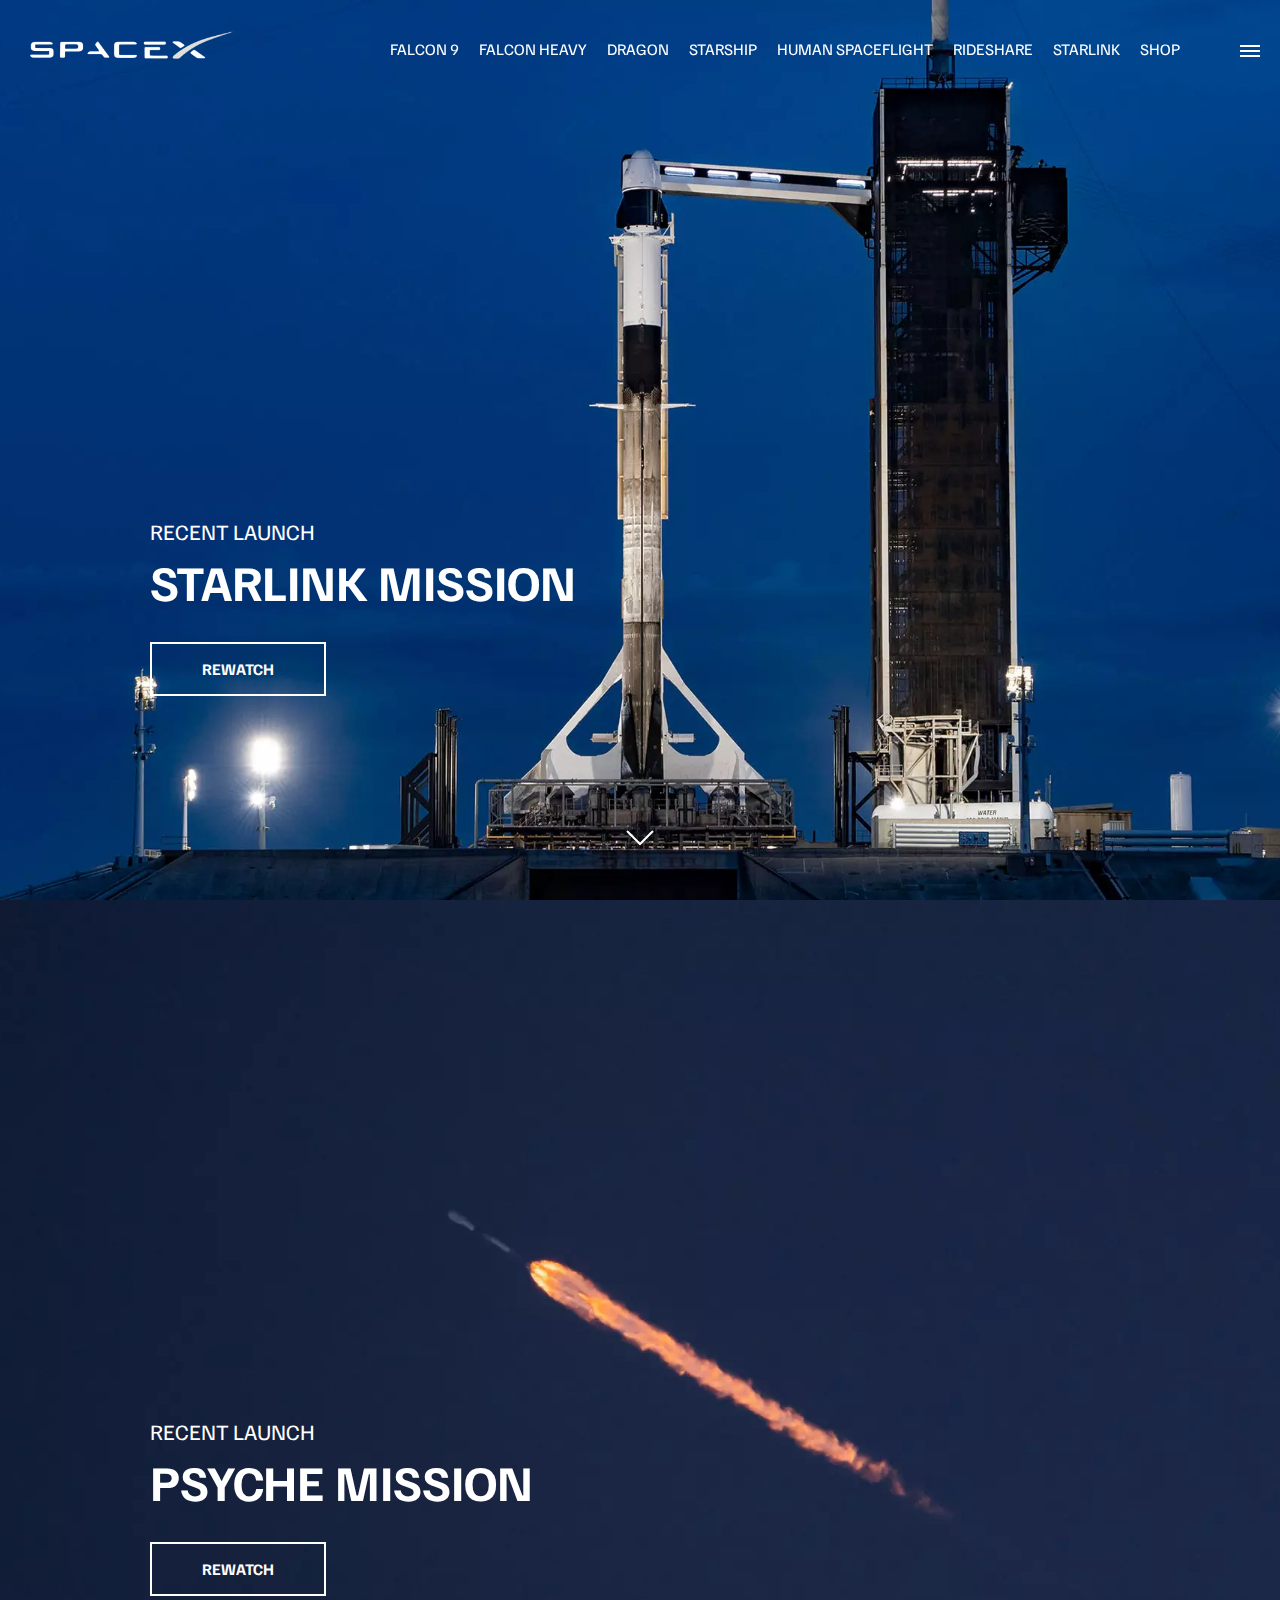
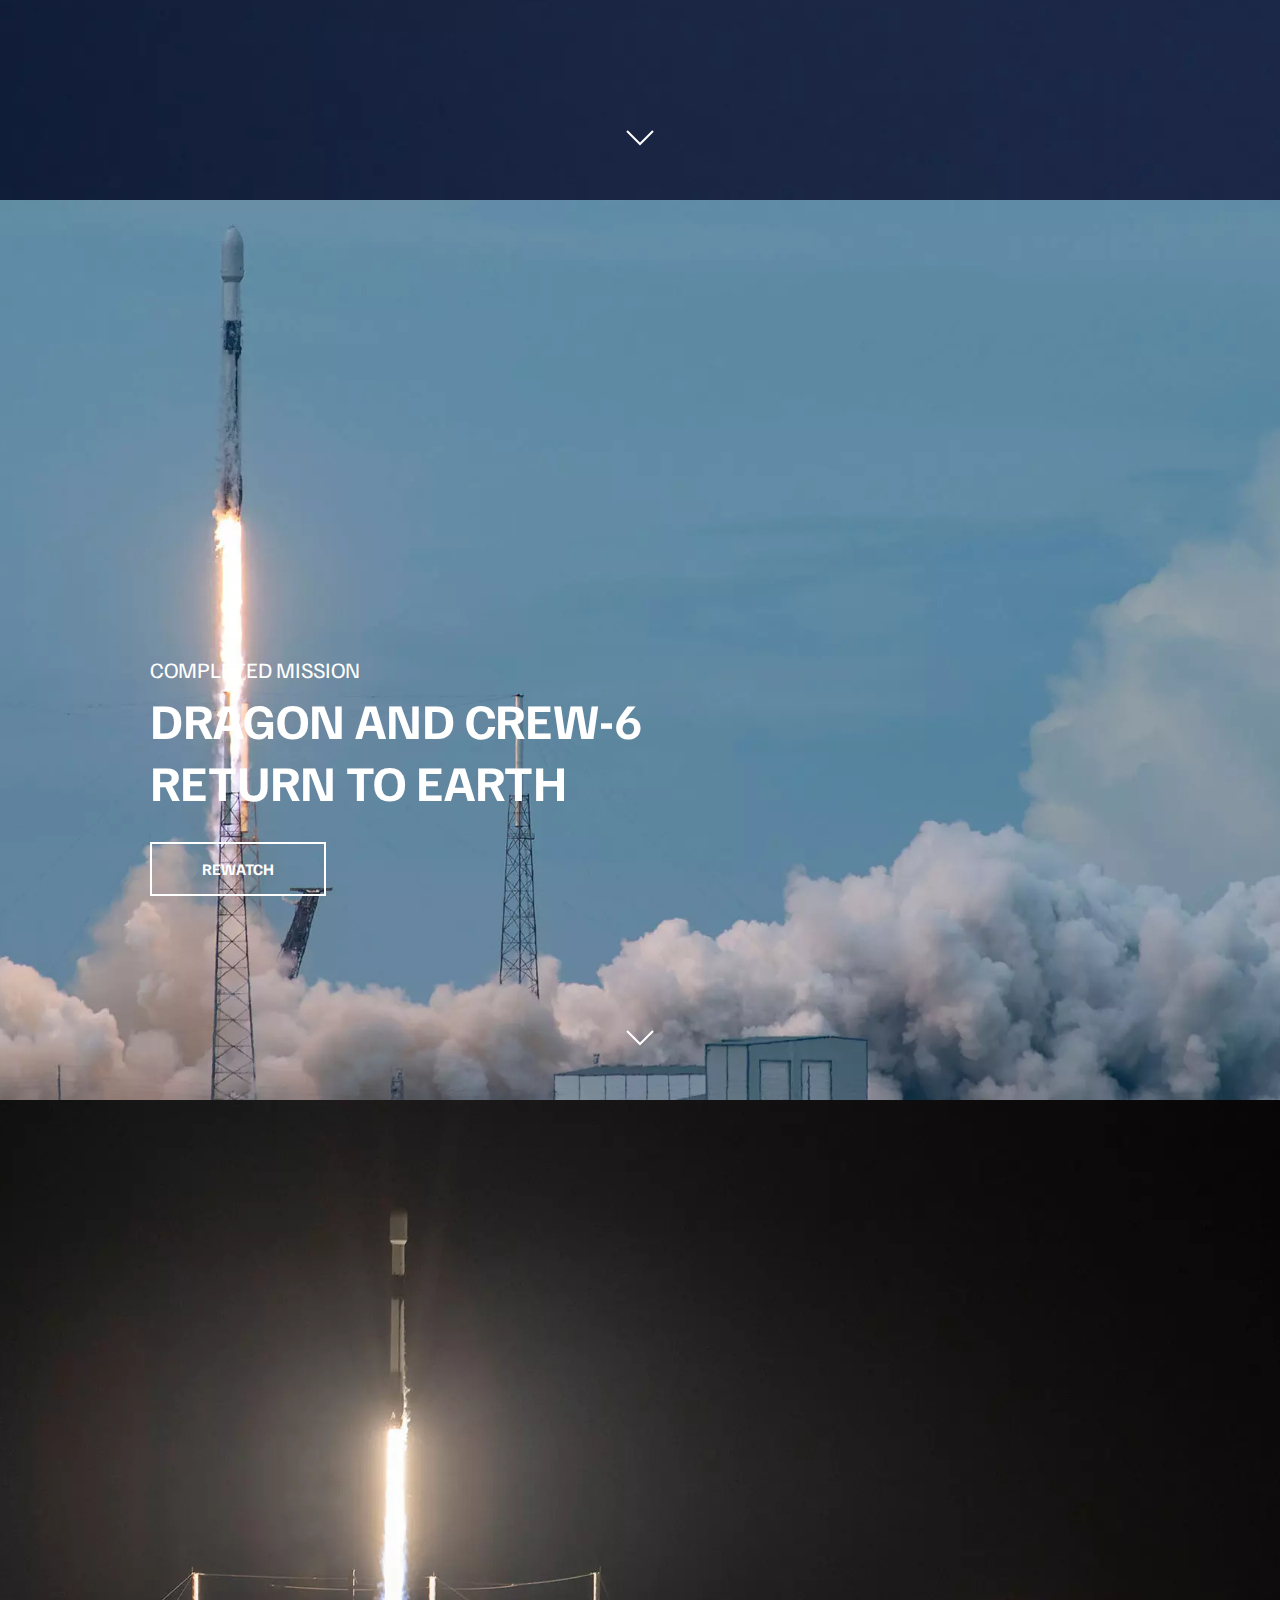
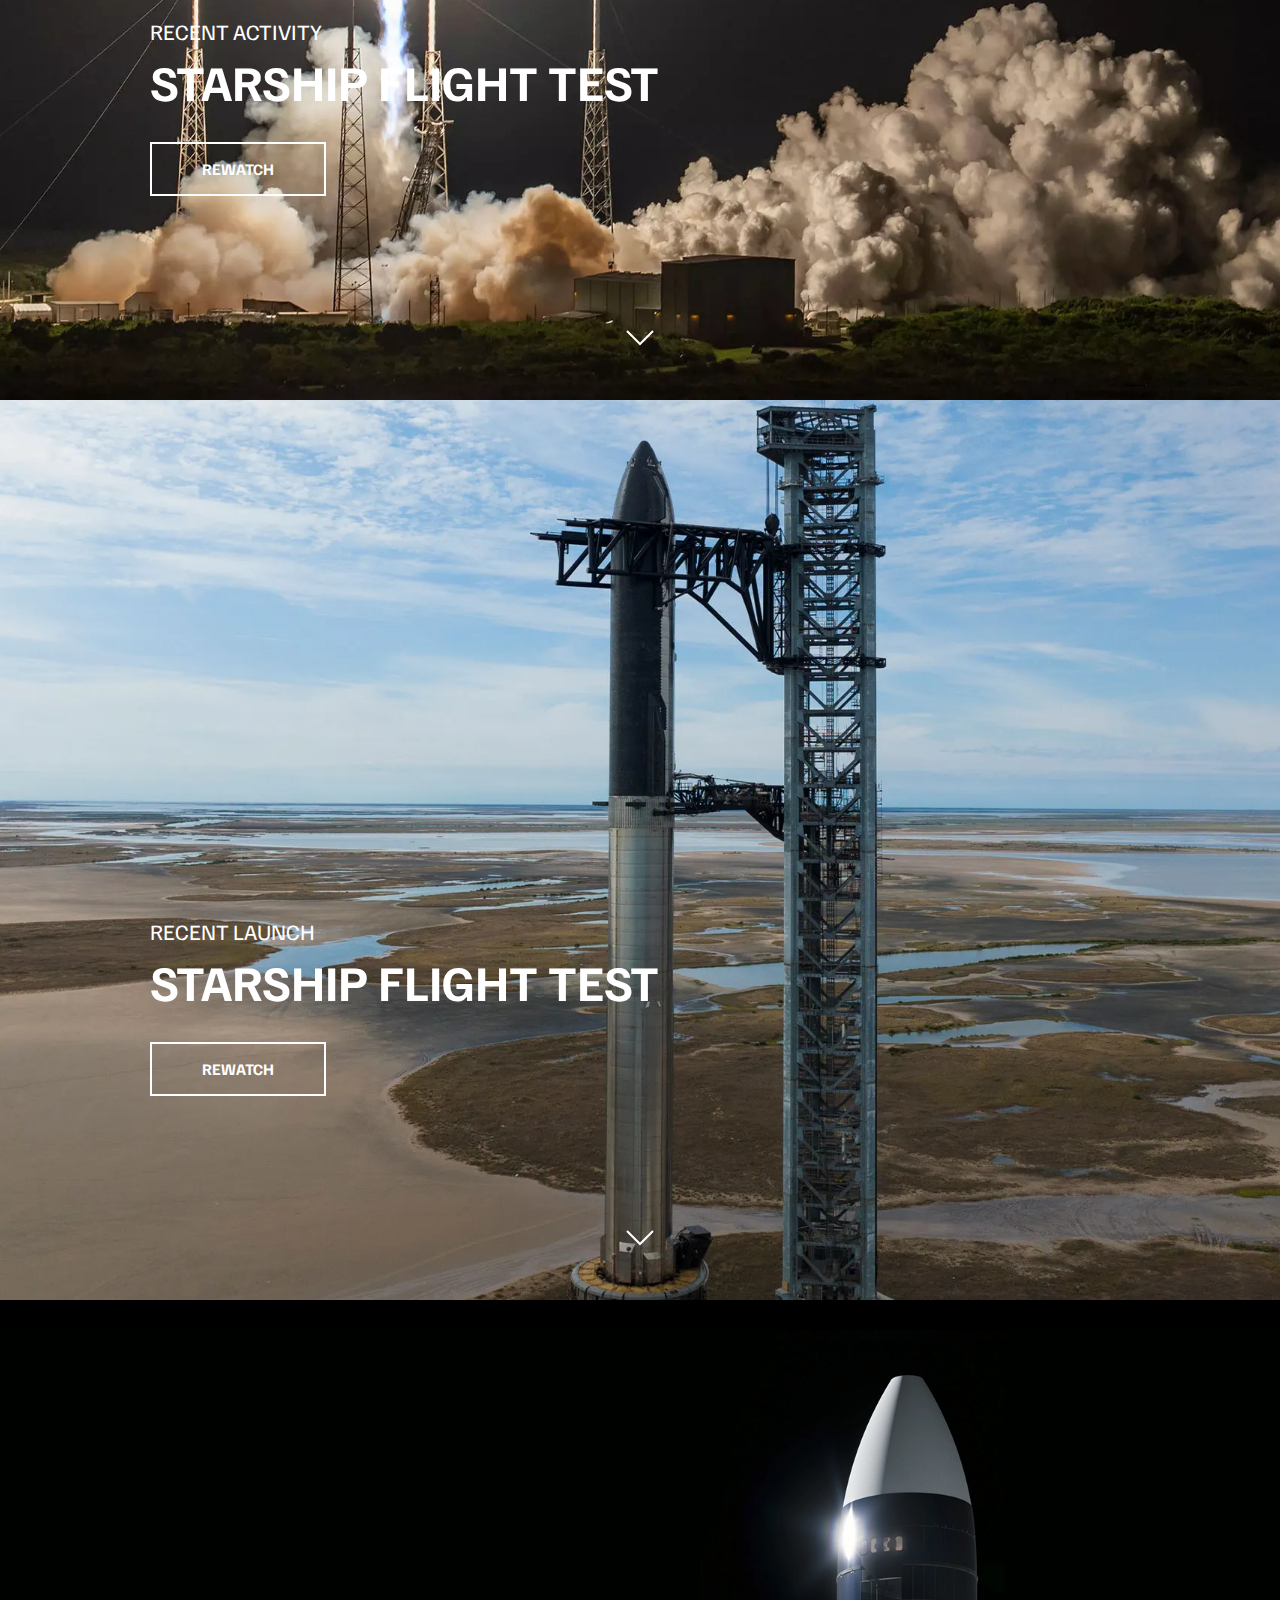
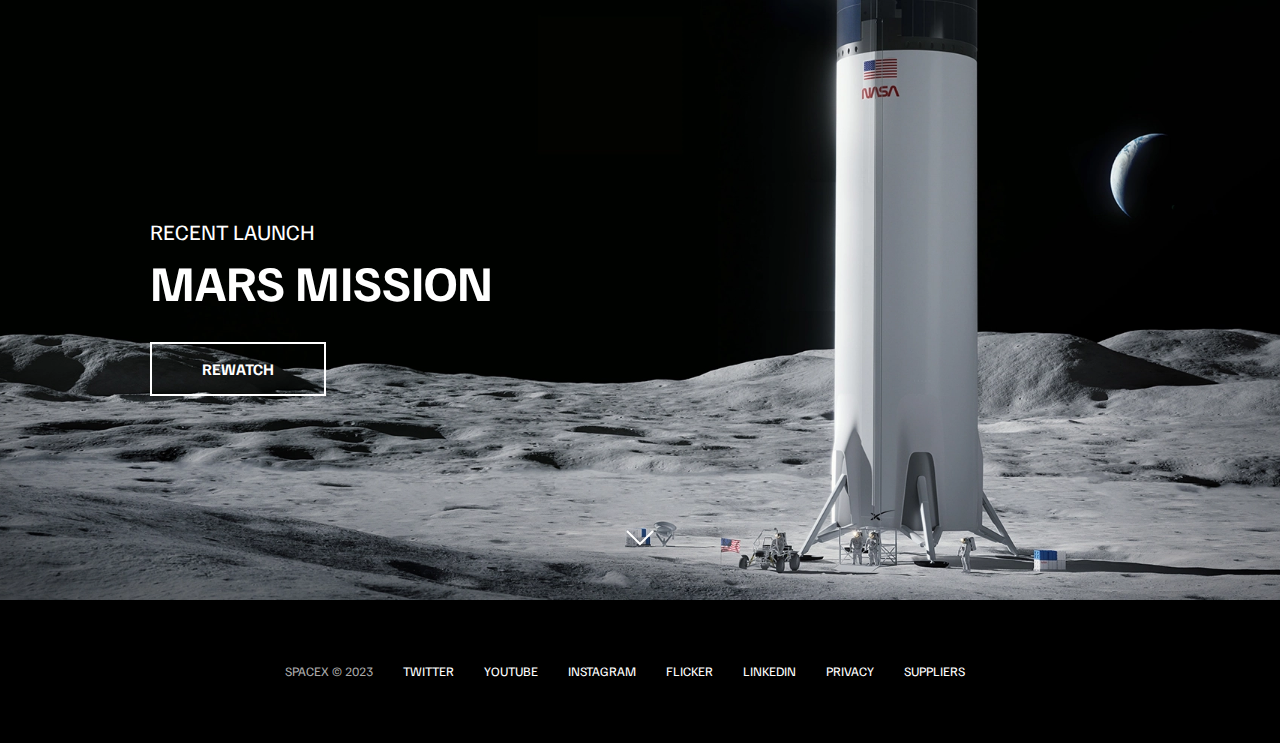
<file: index.html>
<!DOCTYPE html>
<html>
  <head>
    <meta charset="utf-8">
    <meta http-equiv="X-UA-Compatible" content="IE=edge">
    <title>SPACE X</title>
    <meta name="description" content="">
    <meta name="viewport" content="width=device-width, initial-scale=1">
    <link rel="stylesheet" href="CSS/space.css">
    <script src="JS/first.js" async defer></script>
  </head>
  <body>
    <div id="overlay"></div>
    <div id="mobile-menu" class="mobile-main-menu">
      <ul>
        <li><a href="#">Mission</a></li>
        <li><a href="#">Launches</a></li>
        <li><a href="#">Careers</a></li>
        <li><a href="#">Updates</a></li>
        <li><a href="#">Shop</a></li>
      
        <li class="mobile-only"><a href="falcon9.html">Falcon 9</a></li>
        <li class="mobile-only"><a href="falcon-heavy.html">Falcon Heavy</a></li>
        <li class="mobile-only"><a href="dragon.html">Dragon</a></li>
        <li class="mobile-only"><a href="#">Starship</a></li>
        <li class="mobile-only"><a href="#">Human Spaceflight</a></li>
        <li class="mobile-only"><a href="#">RideShare</a></li>
        <li class="mobile-only"><a href="#">Starlink</a></li>
      </ul>
    </div>
    <header class="main-header">
      <div class="logo">
        <a href="index.html">
          <img src="img/logo.png" alt="SpaceX">
        </a>
      </div>
      <nav class="desktop-main-menu">
        <ul>
          <li><a href="falcon9.html">Falcon 9</a></li>
          <li><a href="falcon-heavy.html">Falcon Heavy</a></li>
          <li><a href="dragon.html">Dragon</a></li>
          <li><a href="#">Starship</a></li>
          <li><a href="#">Human Spaceflight</a></li>
          <li><a href="#">RideShare</a></li>
          <li><a href="#">Starlink</a></li>
          <li><a href="#">Shop</a></li>
        </ul>
      </nav>
    </header>

    <!-- Hamburger Menu -->
    <button id="menu-btn" class="hamburger" type="button">
      <span class="hamburger-top"></span> 
      <span class="hamburger-middle"></span> 
      <span class="hamburger-bottom"></span> 
    </button>
    <!-- Section A -->
    <section class="section-a">
      <div class="section-inner">
        <h4>Recent Launch</h4>
        <h2>StarLink Mission</h2>
        <a href="#" class="btn animate">
          <div class="hover"></div>
          <span>Rewatch</span>
        </a>
      </div>
      <div class="scroll-arrow">
        <svg width="30px" height="20px">
          <path
            stroke="#ffffff"
            fill="none"
            stroke-width="2px"
            d="M2.000,5.000 L15.000,18.000 L28.00,5.000 "
          ></path>
        </svg>
      </div>
    </section>
     <!-- Section B -->
     <section class="section-b">
      <div class="section-inner">
        <h4>Recent Launch</h4>
        <h2>Psyche Mission</h2>
        <a href="#" class="btn animate">
          <div class="hover"></div>
          <span>Rewatch</span>
        </a>
      </div>
      <div class="scroll-arrow">
        <svg width="30px" height="20px">
          <path
            stroke="#ffffff"
            fill="none"
            stroke-width="2px"
            d="M2.000,5.000 L15.000,18.000 L28.00,5.000 "
          ></path>
        </svg>
      </div>
    </section>
     <!-- Section C -->
     <section class="section-c">
      <div class="section-inner">
        <h4>Completed Mission</h4>
        <h2>DRAGON AND CREW-6 RETURN TO EARTH</h2>
        <a href="#" class="btn animate">
          <div class="hover"></div>
          <span>Rewatch</span>
        </a>
      </div>
      <div class="scroll-arrow">
        <svg width="30px" height="20px">
          <path
            stroke="#ffffff"
            fill="none"
            stroke-width="2px"
            d="M2.000,5.000 L15.000,18.000 L28.00,5.000 "
          ></path>
        </svg>
      </div>
    </section>
     <!-- Section D -->
     <section class="section-d">
      <div class="section-inner">
        <h4>Recent Activity</h4>
        <h2>STARSHIP FLIGHT TEST</h2>
        <a href="#" class="btn animate">
          <div class="hover"></div>
          <span>Rewatch</span>
        </a>
      </div>
      <div class="scroll-arrow">
        <svg width="30px" height="20px">
          <path
            stroke="#ffffff"
            fill="none"
            stroke-width="2px"
            d="M2.000,5.000 L15.000,18.000 L28.00,5.000 "
          ></path>
        </svg>
      </div>
    </section>
     <!-- Section E -->
     <section class="section-e">
      <div class="section-inner">
        <h4>Recent Launch</h4>
        <h2>Starship FLight Test</h2>
        <a href="#" class="btn animate">
          <div class="hover"></div>
          <span>Rewatch</span>
        </a>
      </div>
      <div class="scroll-arrow">
        <svg width="30px" height="20px">
          <path
            stroke="#ffffff"
            fill="none"
            stroke-width="2px"
            d="M2.000,5.000 L15.000,18.000 L28.00,5.000 "
          ></path>
        </svg>
      </div>
    </section>
     <!-- Section F -->
     <section class="section-f">
      <div class="section-inner">
        <h4>Recent Launch</h4>
        <h2>Mars Mission</h2>
        <a href="#" class="btn animate">
          <div class="hover"></div>
          <span>Rewatch</span>
        </a>
      </div>
      <div class="scroll-arrow">
        <svg width="30px" height="20px">
          <path
            stroke="#ffffff"
            fill="none"
            stroke-width="2px"
            d="M2.000,5.000 L15.000,18.000 L28.00,5.000 "
          ></path>
        </svg>
      </div>
    </section>
    <footer>
      <ul>
        <li>SpaceX &copy; 2023</li>
        <li><a href="#">Twitter</a></li>
        <li><a href="#">Youtube</a></li>
        <li><a href="#">Instagram</a></li>
        <li><a href="#">Flicker</a></li>
        <li><a href="#">Linkedin</a></li>
        <li><a href="#">Privacy</a></li>
        <li><a href="#">Suppliers</a></li>
      </ul>
    </footer>
  </body>
</html>
</file>
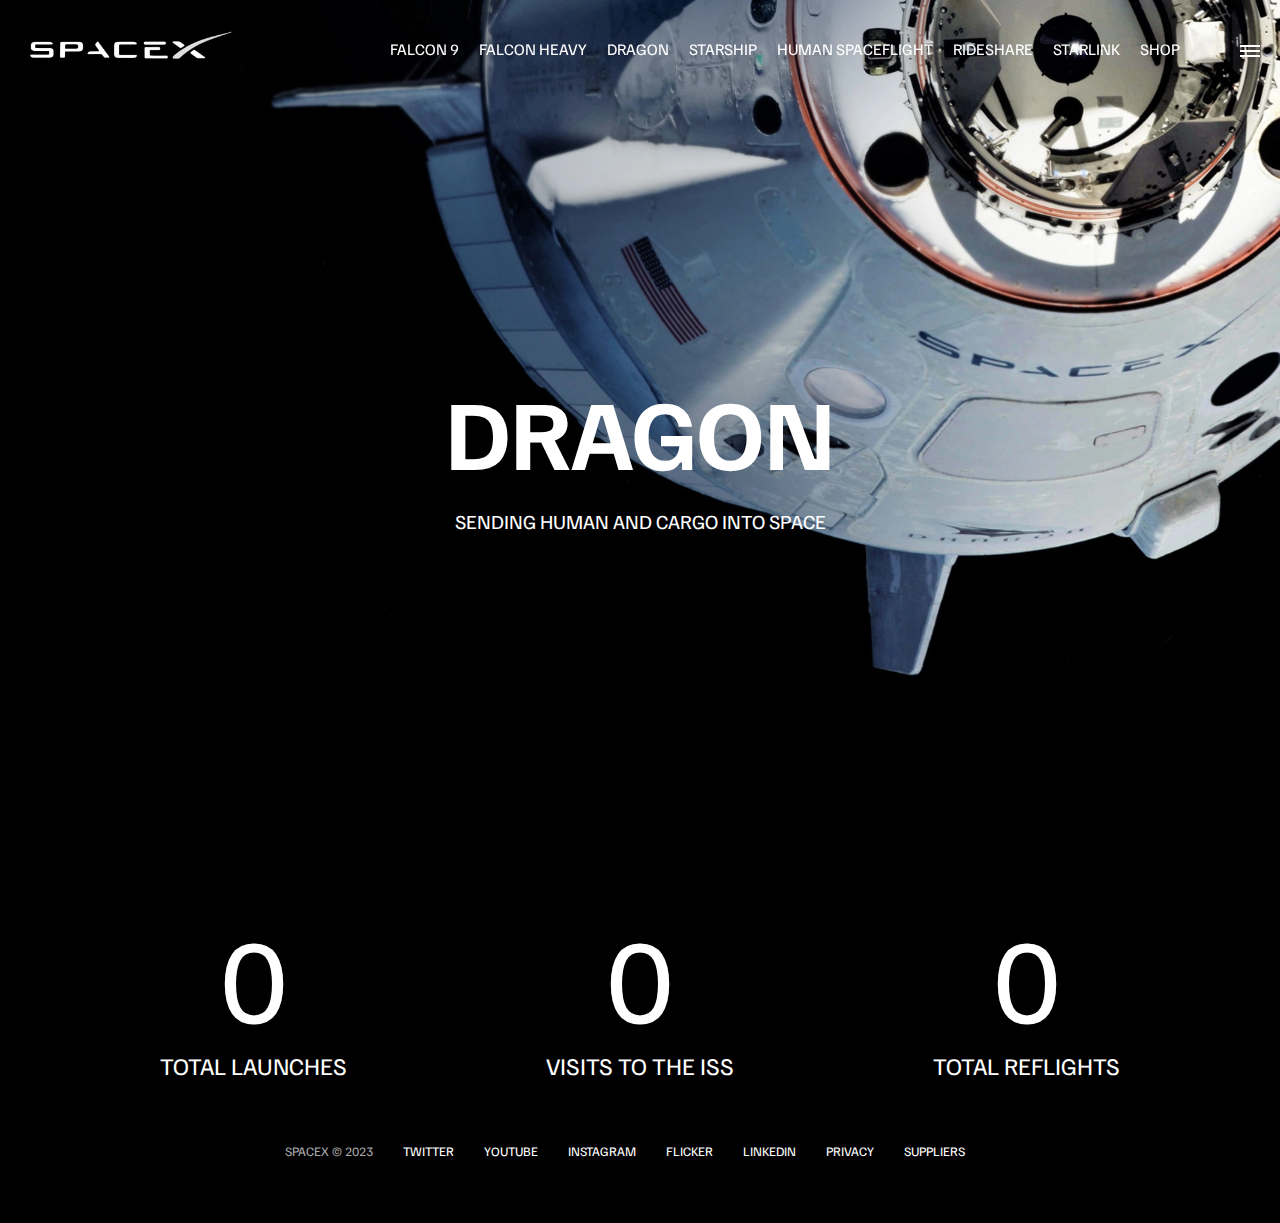
<file: dragon.html>
<!DOCTYPE html>
<html>
  <head>
    <meta charset="utf-8">
    <meta http-equiv="X-UA-Compatible" content="IE=edge">
    <title>Dragon</title>
    <meta name="description" content="">
    <meta name="viewport" content="width=device-width, initial-scale=1">
    <link rel="stylesheet" href="CSS/space.css">
    <script src="JS/first.js" async defer></script>
  </head>
  <body>
    <div id="overlay"></div>
    <div id="mobile-menu" class="mobile-main-menu">
      <ul>
        <li><a href="#">Mission</a></li>
        <li><a href="#">Launches</a></li>
        <li><a href="#">Careers</a></li>
        <li><a href="#">Updates</a></li>
        <li><a href="#">Shop</a></li>
      
        <li class="mobile-only"><a href="falcon9.html">Falcon 9</a></li>
        <li class="mobile-only"><a href="falcon-heavy.html">Falcon Heavy</a></li>
        <li class="mobile-only"><a href="dragon.html">Dragon</a></li>
        <li class="mobile-only"><a href="#">Starship</a></li>
        <li class="mobile-only"><a href="#">Human Spaceflight</a></li>
        <li class="mobile-only"><a href="#">RideShare</a></li>
        <li class="mobile-only"><a href="#">Starlink</a></li>
      </ul>
    </div>
    <header class="main-header">
      <div class="logo">
        <a href="index.html">
          <img src="img/logo.png" alt="SpaceX">
        </a>
      </div>
      <nav class="desktop-main-menu">
        <ul>
          <li><a href="falcon9.html">Falcon 9</a></li>
          <li><a href="falcon-heavy.html">Falcon Heavy</a></li>
          <li><a href="dragon.html">Dragon</a></li>
          <li><a href="#">Starship</a></li>
          <li><a href="#">Human Spaceflight</a></li>
          <li><a href="#">RideShare</a></li>
          <li><a href="#">Starlink</a></li>
          <li><a href="#">Shop</a></li>
        </ul>
      </nav>
    </header>

    <!-- Hamburger Menu -->
    <button id="menu-btn" class="hamburger" type="button">
      <span class="hamburger-top"></span> 
      <span class="hamburger-middle"></span> 
      <span class="hamburger-bottom"></span> 
    </button>
    
    <section class="section-animate bg-dragon"></section>
    <div class="section-inner-center">
      <h3>Dragon</h3>
      <p>Sending human and cargo into space</p>
    </div>

    <div class="stats">
      <div>
        <span class="counter" data-target="42">0</span>
        <h4>Total Launches</h4>
      </div>
      <div>
        <span class="counter" data-target="38">0</span>
        <h4>Visits to the ISS</h4>
      </div>
      <div>
        <span class="counter" data-target="20">0</span>
        <h4>Total Reflights</h4>
      </div>
    </div>

    <footer>
      <ul>
        <li>SpaceX &copy; 2023</li>
        <li><a href="#">Twitter</a></li>
        <li><a href="#">Youtube</a></li>
        <li><a href="#">Instagram</a></li>
        <li><a href="#">Flicker</a></li>
        <li><a href="#">Linkedin</a></li>
        <li><a href="#">Privacy</a></li>
        <li><a href="#">Suppliers</a></li>
      </ul>
    </footer>
  </body>
</html>
</file>
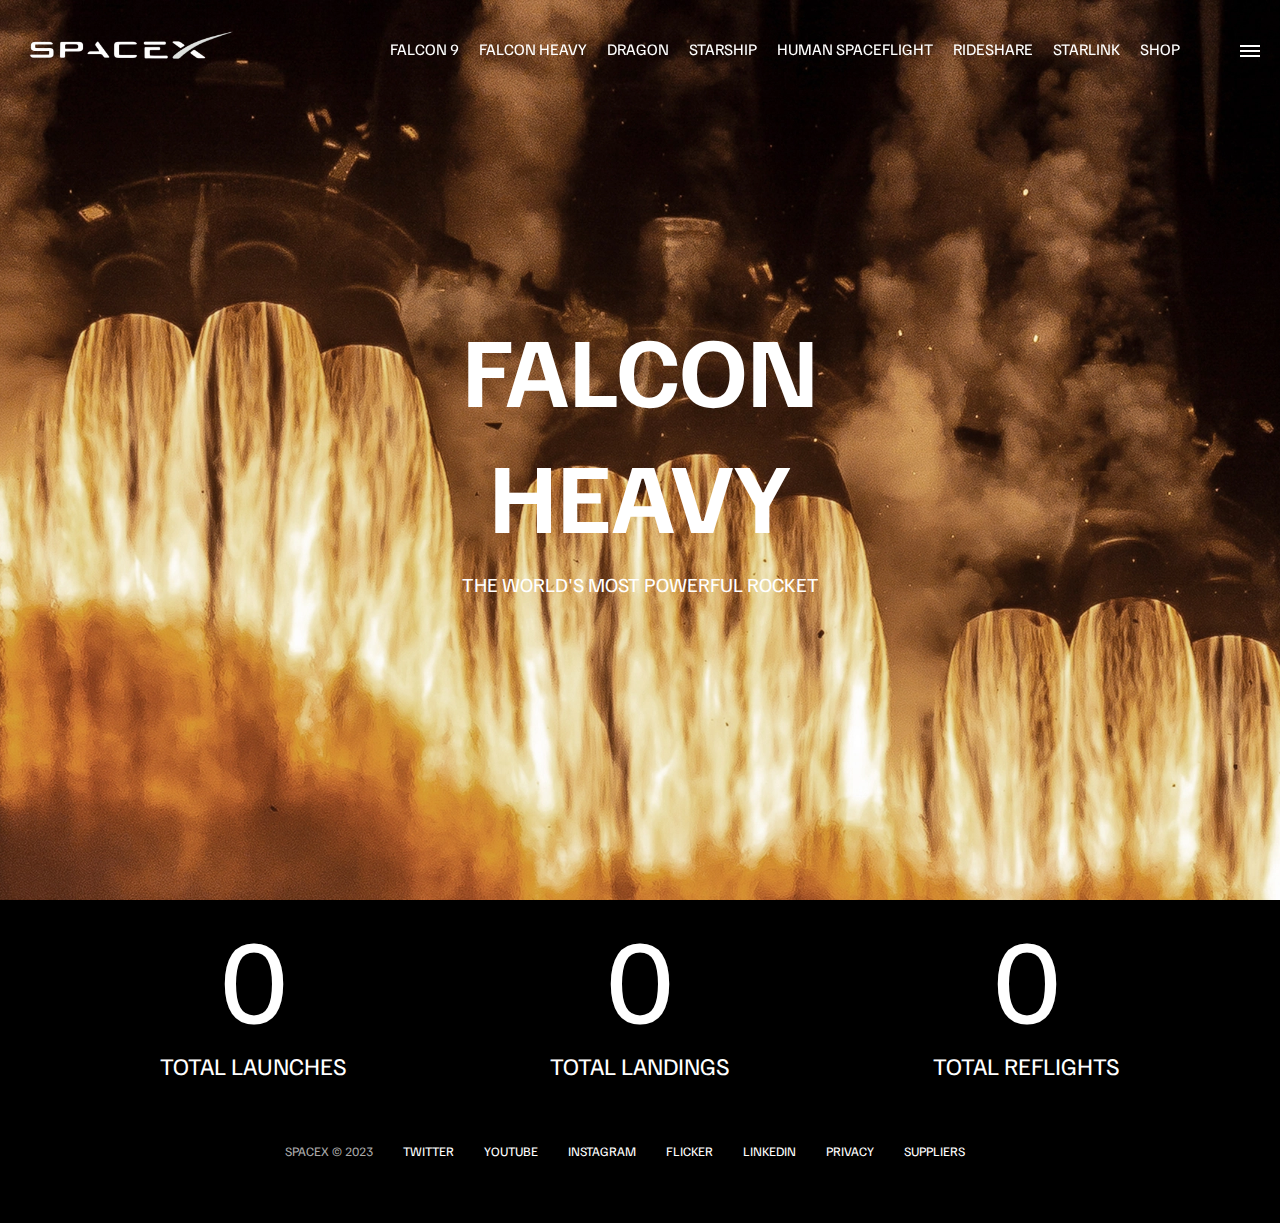
<file: falcon-heavy.html>
<!DOCTYPE html>
<html>
  <head>
    <meta charset="utf-8">
    <meta http-equiv="X-UA-Compatible" content="IE=edge">
    <title>Falcon Heavy</title>
    <meta name="description" content="">
    <meta name="viewport" content="width=device-width, initial-scale=1">
    <link rel="stylesheet" href="CSS/space.css">
    <script src="JS/first.js" async defer></script>
  </head>
  <body>
    <div id="overlay"></div>
    <div id="mobile-menu" class="mobile-main-menu">
      <ul>
        <li><a href="#">Mission</a></li>
        <li><a href="#">Launches</a></li>
        <li><a href="#">Careers</a></li>
        <li><a href="#">Updates</a></li>
        <li><a href="#">Shop</a></li>
      
        <li class="mobile-only"><a href="falcon9.html">Falcon 9</a></li>
        <li class="mobile-only"><a href="falcon-heavy.html">Falcon Heavy</a></li>
        <li class="mobile-only"><a href="dragon.html">Dragon</a></li>
        <li class="mobile-only"><a href="#">Starship</a></li>
        <li class="mobile-only"><a href="#">Human Spaceflight</a></li>
        <li class="mobile-only"><a href="#">RideShare</a></li>
        <li class="mobile-only"><a href="#">Starlink</a></li>
      </ul>
    </div>
    <header class="main-header">
      <div class="logo">
        <a href="index.html">
          <img src="img/logo.png" alt="SpaceX">
        </a>
      </div>
      <nav class="desktop-main-menu">
        <ul>
          <li><a href="falcon9.html">Falcon 9</a></li>
          <li><a href="falcon-heavy.html">Falcon Heavy</a></li>
          <li><a href="dragon.html">Dragon</a></li>
          <li><a href="#">Starship</a></li>
          <li><a href="#">Human Spaceflight</a></li>
          <li><a href="#">RideShare</a></li>
          <li><a href="#">Starlink</a></li>
          <li><a href="#">Shop</a></li>
        </ul>
      </nav>
    </header>

    <!-- Hamburger Menu -->
    <button id="menu-btn" class="hamburger" type="button">
      <span class="hamburger-top"></span> 
      <span class="hamburger-middle"></span> 
      <span class="hamburger-bottom"></span> 
    </button>
    
    <section class="section-animate bg-falcon-heavy"></section>
    <div class="section-inner-center">
      <h3>Falcon Heavy</h3>
      <p>The World's most powerful rocket</p>
    </div>

    <div class="stats">
      <div>
        <span class="counter" data-target="8">0</span>
        <h4>Total Launches</h4>
      </div>
      <div>
        <span class="counter" data-target="15">0</span>
        <h4>Total Landings</h4>
      </div>
      <div>
        <span class="counter" data-target="12">0</span>
        <h4>Total Reflights</h4>
      </div>
    </div>

    <footer>
      <ul>
        <li>SpaceX &copy; 2023</li>
        <li><a href="#">Twitter</a></li>
        <li><a href="#">Youtube</a></li>
        <li><a href="#">Instagram</a></li>
        <li><a href="#">Flicker</a></li>
        <li><a href="#">Linkedin</a></li>
        <li><a href="#">Privacy</a></li>
        <li><a href="#">Suppliers</a></li>
      </ul>
    </footer>
  </body>
</html>
</file>
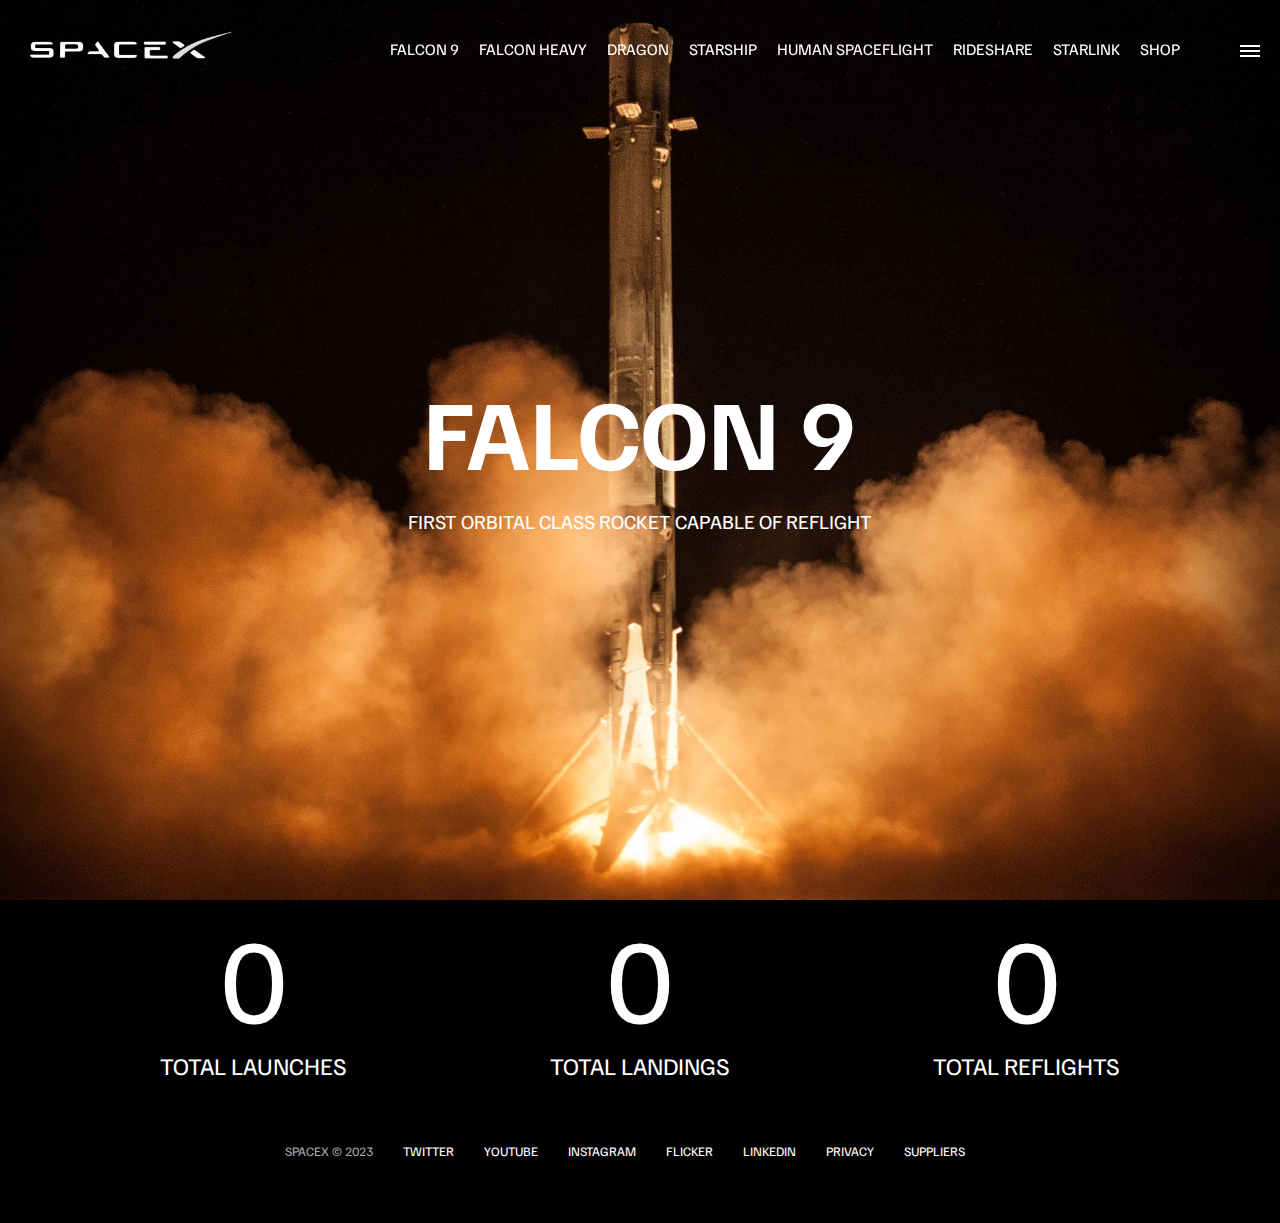
<file: falcon9.html>
<!DOCTYPE html>
<html>
  <head>
    <meta charset="utf-8">
    <meta http-equiv="X-UA-Compatible" content="IE=edge">
    <title>Falcon 9</title>
    <meta name="description" content="">
    <meta name="viewport" content="width=device-width, initial-scale=1">
    <link rel="stylesheet" href="CSS/space.css">
    <script src="JS/first.js" async defer></script>
  </head>
  <body>
    <div id="overlay"></div>
    <div id="mobile-menu" class="mobile-main-menu">
      <ul>
        <li><a href="#">Mission</a></li>
        <li><a href="#">Launches</a></li>
        <li><a href="#">Careers</a></li>
        <li><a href="#">Updates</a></li>
        <li><a href="#">Shop</a></li>
      
        <li class="mobile-only"><a href="falcon9.html">Falcon 9</a></li>
        <li class="mobile-only"><a href="falcon-heavy.html">Falcon Heavy</a></li>
        <li class="mobile-only"><a href="dragon.html">Dragon</a></li>
        <li class="mobile-only"><a href="#">Starship</a></li>
        <li class="mobile-only"><a href="#">Human Spaceflight</a></li>
        <li class="mobile-only"><a href="#">RideShare</a></li>
        <li class="mobile-only"><a href="#">Starlink</a></li>
      </ul>
    </div>
    <header class="main-header">
      <div class="logo">
        <a href="index.html">
          <img src="img/logo.png" alt="SpaceX">
        </a>
      </div>
      <nav class="desktop-main-menu">
        <ul>
          <li><a href="falcon9.html">Falcon 9</a></li>
          <li><a href="falcon-heavy.html">Falcon Heavy</a></li>
          <li><a href="dragon.html">Dragon</a></li>
          <li><a href="#">Starship</a></li>
          <li><a href="#">Human Spaceflight</a></li>
          <li><a href="#">RideShare</a></li>
          <li><a href="#">Starlink</a></li>
          <li><a href="#">Shop</a></li>
        </ul>
      </nav>
    </header>

    <!-- Hamburger Menu -->
    <button id="menu-btn" class="hamburger" type="button">
      <span class="hamburger-top"></span> 
      <span class="hamburger-middle"></span> 
      <span class="hamburger-bottom"></span> 
    </button>
    
    <section class="section-animate bg-falcon-9"></section>
    <div class="section-inner-center">
      <h3>Falcon 9</h3>
      <p>FIRST ORBITAL CLASS ROCKET CAPABLE OF REFLIGHT</p>
    </div>

    <div class="stats">
      <div>
        <span class="counter" data-target="264">0</span>
        <h4>Total Launches</h4>
      </div>
      <div>
        <span class="counter" data-target="222">0</span>
        <h4>Total Landings</h4>
      </div>
      <div>
        <span class="counter" data-target="197">0</span>
        <h4>Total Reflights</h4>
      </div>
    </div>

    <footer>
      <ul>
        <li>SpaceX &copy; 2023</li>
        <li><a href="#">Twitter</a></li>
        <li><a href="#">Youtube</a></li>
        <li><a href="#">Instagram</a></li>
        <li><a href="#">Flicker</a></li>
        <li><a href="#">Linkedin</a></li>
        <li><a href="#">Privacy</a></li>
        <li><a href="#">Suppliers</a></li>
      </ul>
    </footer>
  </body>
</html>
</file>
<file: CSS/space.css>
@import url('https://fonts.googleapis.com/css2?family=Familjen+Grotesk:wght@400;600;700&family=Space+Mono&display=swap');

*, 
*::before,
*::after{
  margin: 0;
  padding: 0;
  box-sizing: border-box;
}

body{
  font-family: 'Familjen Grotesk', sans-serif;
  background: #000;
  color: #FFF;
}

a{
  text-decoration: none;
  color: #FFF;
}

ul{
  list-style: none;
}
/*Header/Navbar */

.main-header {
  position: fixed;
  top: 0;
  left: 0;
  width: 100%;
  z-index: 3;
  display:flex;
  justify-content: space-between;
  align-items: center;
  text-transform: uppercase;
  height: 100px;
  padding: 0 30px;
} 
/* Logo */
.logo{
  width: 210px;
  height: auto;
}
.logo img{
  display: block;
  width: 100%;
  height:auto;
}
/* Menu */

.desktop-main-menu{
  margin: 50px;
}

.desktop-main-menu ul{
  display:flex;
}

.desktop-main-menu ul li{
  position: relative;
  margin-right: 20px;
  padding-bottom: 2px;
}
/* Menu item botoom border */

.desktop-main-menu ul li a::after {
  content: '';
  position: absolute;
  bottom: 0;
  left: 0;
  width: 100%;
  height: 1px;
  background: #fff;
  transform: scaleX(0);
  transition: transform 0.6s cubic-bezier(0.19,1,0.22,1);
  transform-origin: right center;
}

.desktop-main-menu ul li a:hover::after {
  transform: scaleX(1);
  transform-origin: left center;
  transition-duration: 0.4s;
}

section{
  position:relative;
  height: 100vh;
  background-position: center center;
  background-repeat: no-repeat;
  background-size: cover;
  position: relative;
  text-transform: uppercase;
}

.section-inner{
  position:absolute;
  bottom: 200px;
  left:150px;
  max-width: 560px;;
}

.section-inner h4{
  font-size:22px;
  margin-bottom:5px;
  font-weight: 300;
  animation: fadeInUp 0.5s ease-in-out;
}

.section-inner h2{
  font-size: 50px;
  font-weight: 700;
  margin-bottom: 20px;
  animation: fadeInUp 0.5s ease-in-out 0.2s;
  animation-fill-mode: both; 
}

.section-inner a{
  animation: fadeInUp 0.5s ease-in-out 0.4s;
  animation-fill-mode: both; 
}

/* Background images */
.section-a{
  background-image: url('../img/section-a.webp');
}
.section-b{
  background-image: url('../img/section-b.webp');
}
.section-c{
  background-image: url('../img/section-c.webp');
}
.section-d{
  background-image: url('../img/section-d.webp');
}
.section-e{
  background-image: url('../img/section-e.webp');
}
.section-f{
  background-image: url('../img/section-f.webp');
}

.btn{
  position: relative;
  display: inline-block;
  cursor: pointer;
  text-align: center;
  min-width: 130px;
  padding: 15px 50px;
  margin-top: 10px;
  border: 2px solid #FFF;
  text-transform: uppercase;
  font-weight: bold;
  overflow: hidden;
  z-index: 2;

}

.btn:hover span{
  color: black;
}
.btn .hover{
  position:absolute;
  top: 0;
  left: 0;
  width: 100%;
  height: 100%;
  background-color: white;
  color: #000;
  z-index: -1;
  transform: translateY(100%);
  transition: transform 0.6s cubic-bezier(0.19,1,0.22,1);
}

.btn:hover .hover{
  transform: translateY(0% );
}
.scroll-arrow {
  position: absolute;
  bottom: 50px;
  left: 50%;
  transform: translateX(-50%);
  animation: fadeBounce 5s infinite ;
}

/* Footer */

footer {
  position: relative;
  padding: 55px 0;
}

footer ul{
  display: flex;
  justify-content: center;
  align-items: center;
  flex-wrap: wrap;
}

footer ul li {
  margin-right: 30px;
  color: #aaa;
  text-transform: uppercase;
  font-size: 13px;
  line-height: 2.5;
}

footer ul li a {
  color: #fff;
  transition: color 0.6s;
}

footer ul li a:hover {
  color: #aaa;
}

/* Hamburger Menu */

.hamburger {
  position:fixed;
  top: 45px;
  right: 20px;
  z-index: 10;
  cursor: pointer;
  width: 20px;
  height: 20px;
  background: none;
  border: none;
}

.hamburger-top,
.hamburger-middle,
.hamburger-bottom {
  position: absolute;
  width: 20px;
  height: 2px;
  top: 0;
  left: 0;
  background: #FFF;
  transition: all 0.5s;
}

.hamburger-middle{
  transform: translateY(5px);
}

.hamburger-bottom {
  transform: translateY(10px);
}

/* Transition hamburger to X when open */
.open {
  transform: rotate(90deg);
}

.open .hamburger-top{
  transform: rotate(45deg) translateY(6px) translateX(6px);
}

.open .hamburger-middle {
  display: none;
}

.open .hamburger-bottom {
  transform: rotate(-45deg) translateY(6px) translateX(-6px);
}

/* Overlay */

.overlay-show{
  position: fixed;
  top: 0;
  left: 0;
  width: 100%;
  height: 100%;
  background-color: rgba(0,0,0,0.5);
  z-index: 3;
}

.stop-scrolling{
  overflow: hidden;
}

/* Hide mobile main menu items */

.mobile-only {
  display: none;
}

/* Mobile Menu */
.mobile-main-menu {
  position: fixed;
  top: 0;
  right: 0;
  width: 350px;
  height: 100%;
  background-color: #000;
  z-index: 4;
  display: flex;
  align-items: center;
  justify-content: center;
  transform: translateX(100%);
  transition: transform 0.6s cubic-bezier(0.19,1,0.22,1);
}

/* Bring menu from right */
.show-menu {
  transform: translateX(0);
}

.mobile-main-menu ul {
  display: flex;
  flex-direction: column;
  align-items: end;
  justify-content: center;
  padding: 50px;
  width: 100%;

}

.mobile-main-menu ul li {
  margin-bottom: 15px;
  font-size: 16px;
  text-transform: uppercase;
  border-bottom: 1px #555 solid;
  width: 100%;
  text-align: right;
  padding-bottom: 8px;
}

.mobile-main-menu ul li a{
  color: white;
  transition: color 0.6s;
}

.mobile-main-menu ul li a:hover{
  color: #aaa;
}

/* Inner Pages */
.bg-falcon-9 {
  background-image: url('../img/falcon-9.webp');
}

.bg-falcon-heavy {
  background-image: url('../img/falcon-heavy.webp');
}

.bg-dragon {
  background-image: url('../img/dragon.webp');
}

.section-animate {
  animation: fadeIn 2s ease-in-out;
}

.section-inner-center {
  position: absolute;
  top: 50%;
  left: 50%;
  transform: translate(-50%, -50%);
  text-transform: uppercase;
  text-align: center;
}

.section-inner-center h3 {
  font-size: 100px;
  margin-bottom: 15px;
  animation: fadeInUp 0.5s ease-in-out;
}

.section-inner-center p {
  font-size: 20px;
  animation: fadeInUp 0.5s ease-in-out 0.2s;
  animation-fill-mode: both;
}

/* Stats */
.stats{
  max-width: 960px;
  margin: 0 auto;
  display: flex;
  align-items: center;
  justify-content: space-between;
  text-align: center;
  text-transform: uppercase;
}

.stats div span {
  font-size: 120px;
}

.stats div h4{
  font-size: 24px;
  font-weight: 300;
}

/* Animations */

@keyframes fadeInUp {
  0% {
    opacity: 0;
    transform: translateY(140px);
  }
  100% {
    opacity: 1;
    transform: translateY(0);
  }
}

@keyframes fadeIn {
  0% {
    opacity: 0;
  }
  100% {
    opacity: 1;
  }
}

@keyframes fadeBounce {
   0%,
   20%,
   50%,
   80%,
   100%{
    opacity: 0;
    transform: translateY(-20px);
   } 
   40%{
    opacity: 1;
    transform: translateY(0);
   }
}

@media(max-width: 960px){
  /* Hid edesktop menu */
  .desktop-main-menu {
    display: none;
  }
  /* Show mobile only items */
  .mobile-only {
    display: block;
  }

  
}

@media(max-width: 600px){
  .section-inner {
    bottom: 75px;
    left: 20px;
  }

  .section-inner h2{
    font-size: 40px;
  }

  footer ul li:first-child {
    position: absolute;
    top: 30px;
    left: 50%;
    transform: translate(-50%, -50%);
  }

  footer ul li{
    margin-right: 15px;
  }

  .logo{
    width: 150px;
    margin: auto;
  }

  .section-inner-center {
    width: 80%;
  }

  .section-inner-center h3 {
    font-size: 50px;
  }
  /* Stats */
  .stats {
    flex-direction: column;
  }

  .stats div {
    margin-bottom: 20px;
  }
}
</file>
